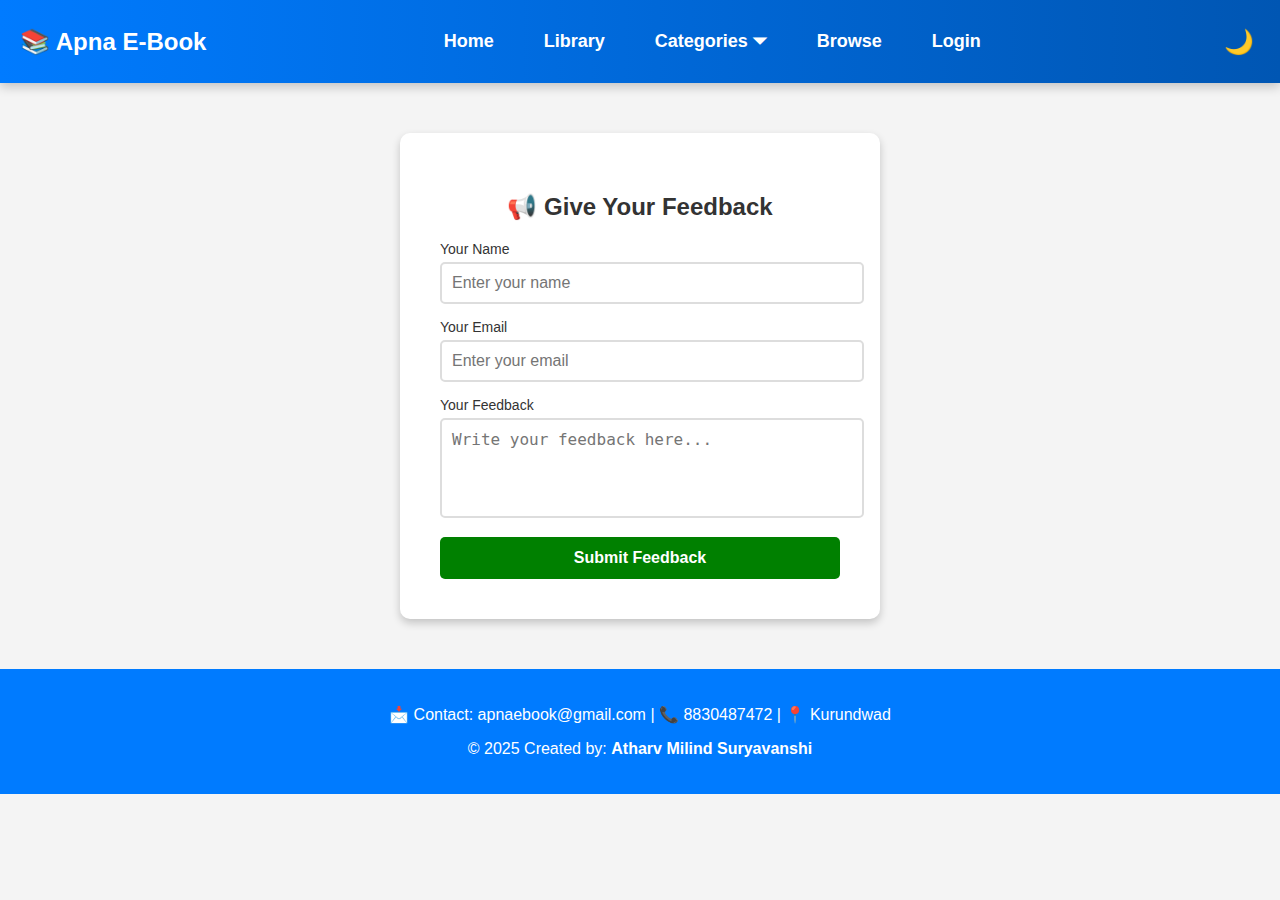
<file: feedback.html>
<!DOCTYPE html>
<html lang="en">
<head>
  <meta charset="UTF-8">
  <meta name="viewport" content="width=device-width, initial-scale=1.0">
  <title>Login - Apna E-Book</title>
  <link rel="stylesheet" href="stylelogin.css">
  <link rel="icon" href="logo.jpg" type="image/x-icon">
</head>
<body>

  <header>
    <div class="logo">
        <h1>📚 Apna E-Book</h1>
    </div>
    <nav>
        <ul class="nav-links">
            <li><a href="homepage.html">Home</a></li>
            <li><a href="library.html">Library</a></li>
            <li class="dropdown">
                <a href="#">Categories ⏷</a>
                <ul class="dropdown-menu">
                    <li><a href="library.html">Programming</a></li>
                    <li><a href="library.html">History</a></li>
                    <li><a href="library.html">Fiction</a></li>
                    <li><a href="library.html">Science</a></li>
                </ul>
            </li>
            <li><a href="https://books.google.com/" target="_blank">Browse</a></li>
            <li><a href="login.html">Login</a></li>
        </ul>
    </nav>
    
    <div class="theme-toggle">
        <button onclick="toggleTheme()">🌙</button>
    </div>
</header>

  <section class="feedback">
    <h2>📢 Give Your Feedback</h2>
    <form class="feedback-form">
      <div class="input-group">
        <label for="name">Your Name</label>
        <input type="text" id="name" placeholder="Enter your name" required>
      </div>
      <div class="input-group">
        <label for="email">Your Email</label>
        <input type="email" id="email" placeholder="Enter your email" required>
      </div>
      <div class="input-group">
        <label for="message">Your Feedback</label>
        <textarea id="message" rows="4" placeholder="Write your feedback here..." required></textarea>
      </div>
      <button type="submit" class="submit-btn">Submit Feedback</button>
    </form>
  </section>

  <!-- Footer -->
  <footer>
    <p>📩 Contact: apnaebook@gmail.com | 📞 8830487472 | 📍 Kurundwad</p>
    <p>© 2025 Created by: <b>Atharv Milind Suryavanshi</b></p>
  </footer>

</body>
</html>
</file>
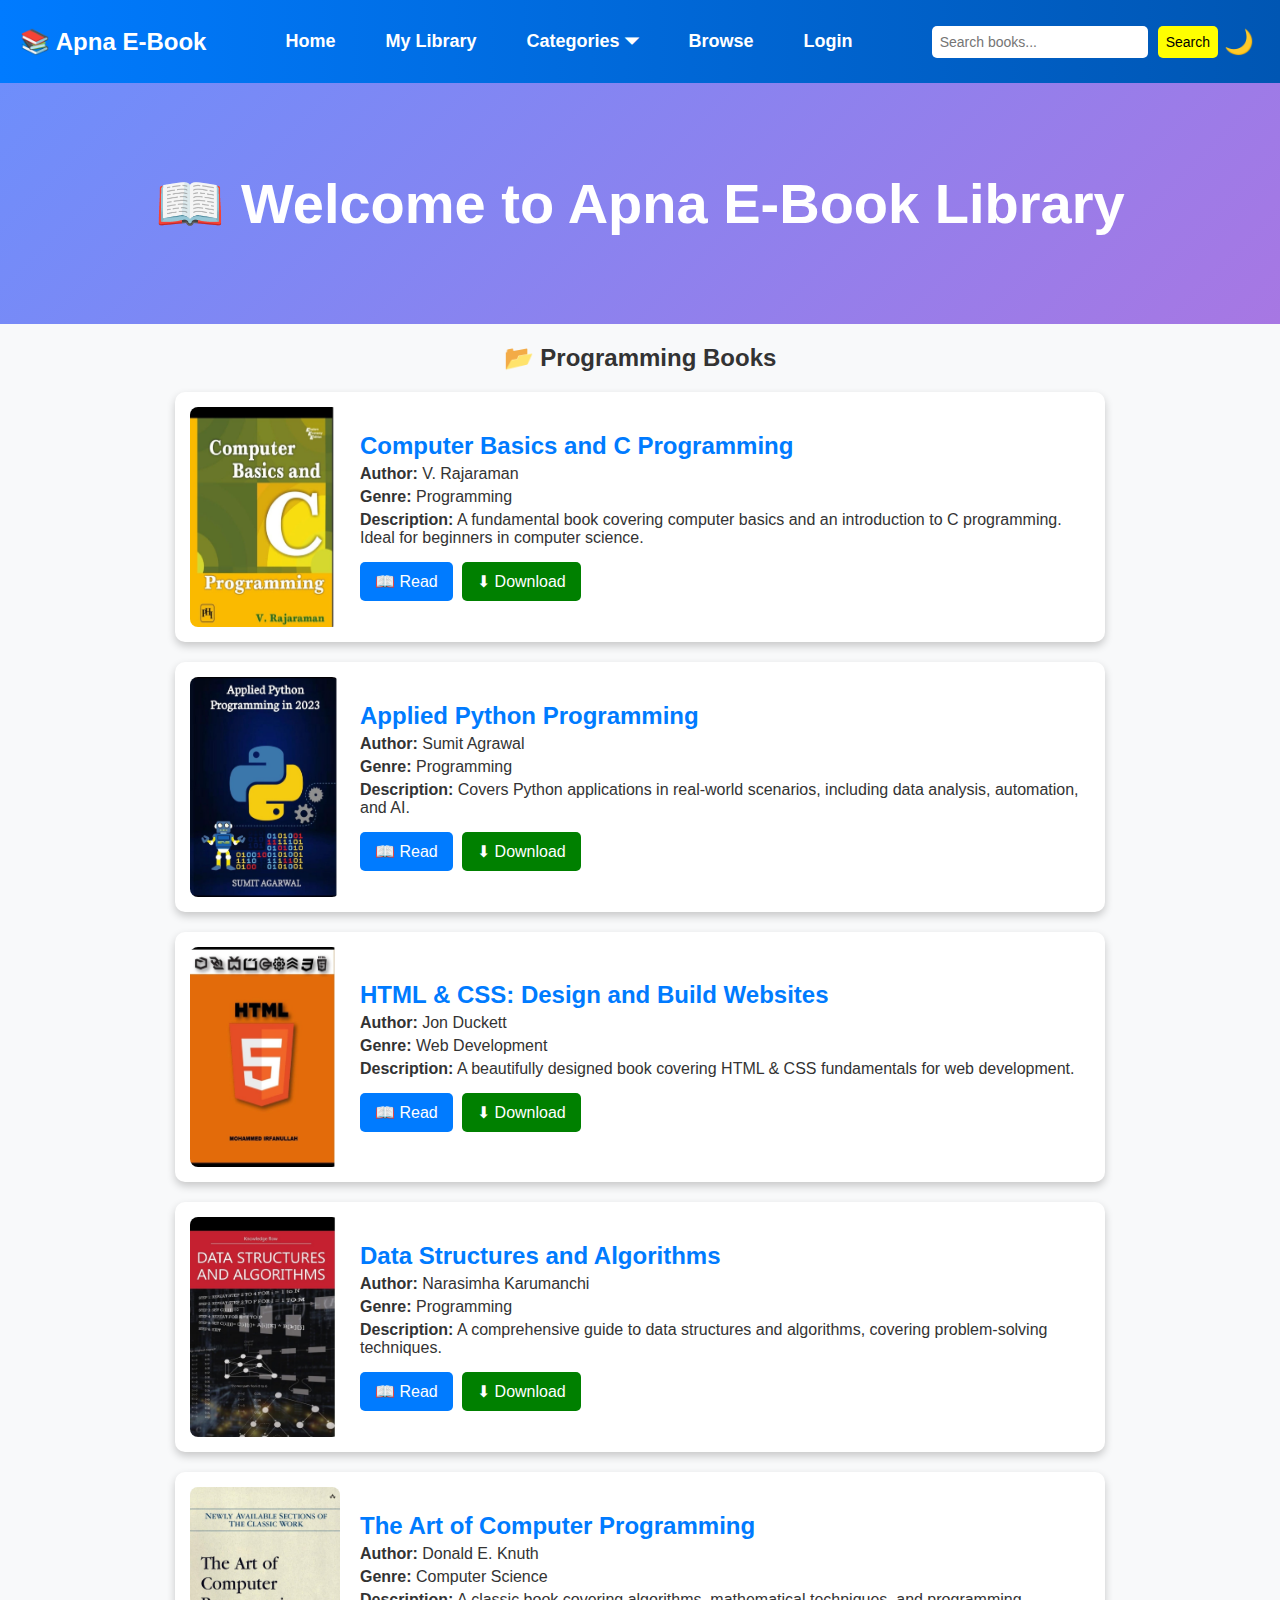
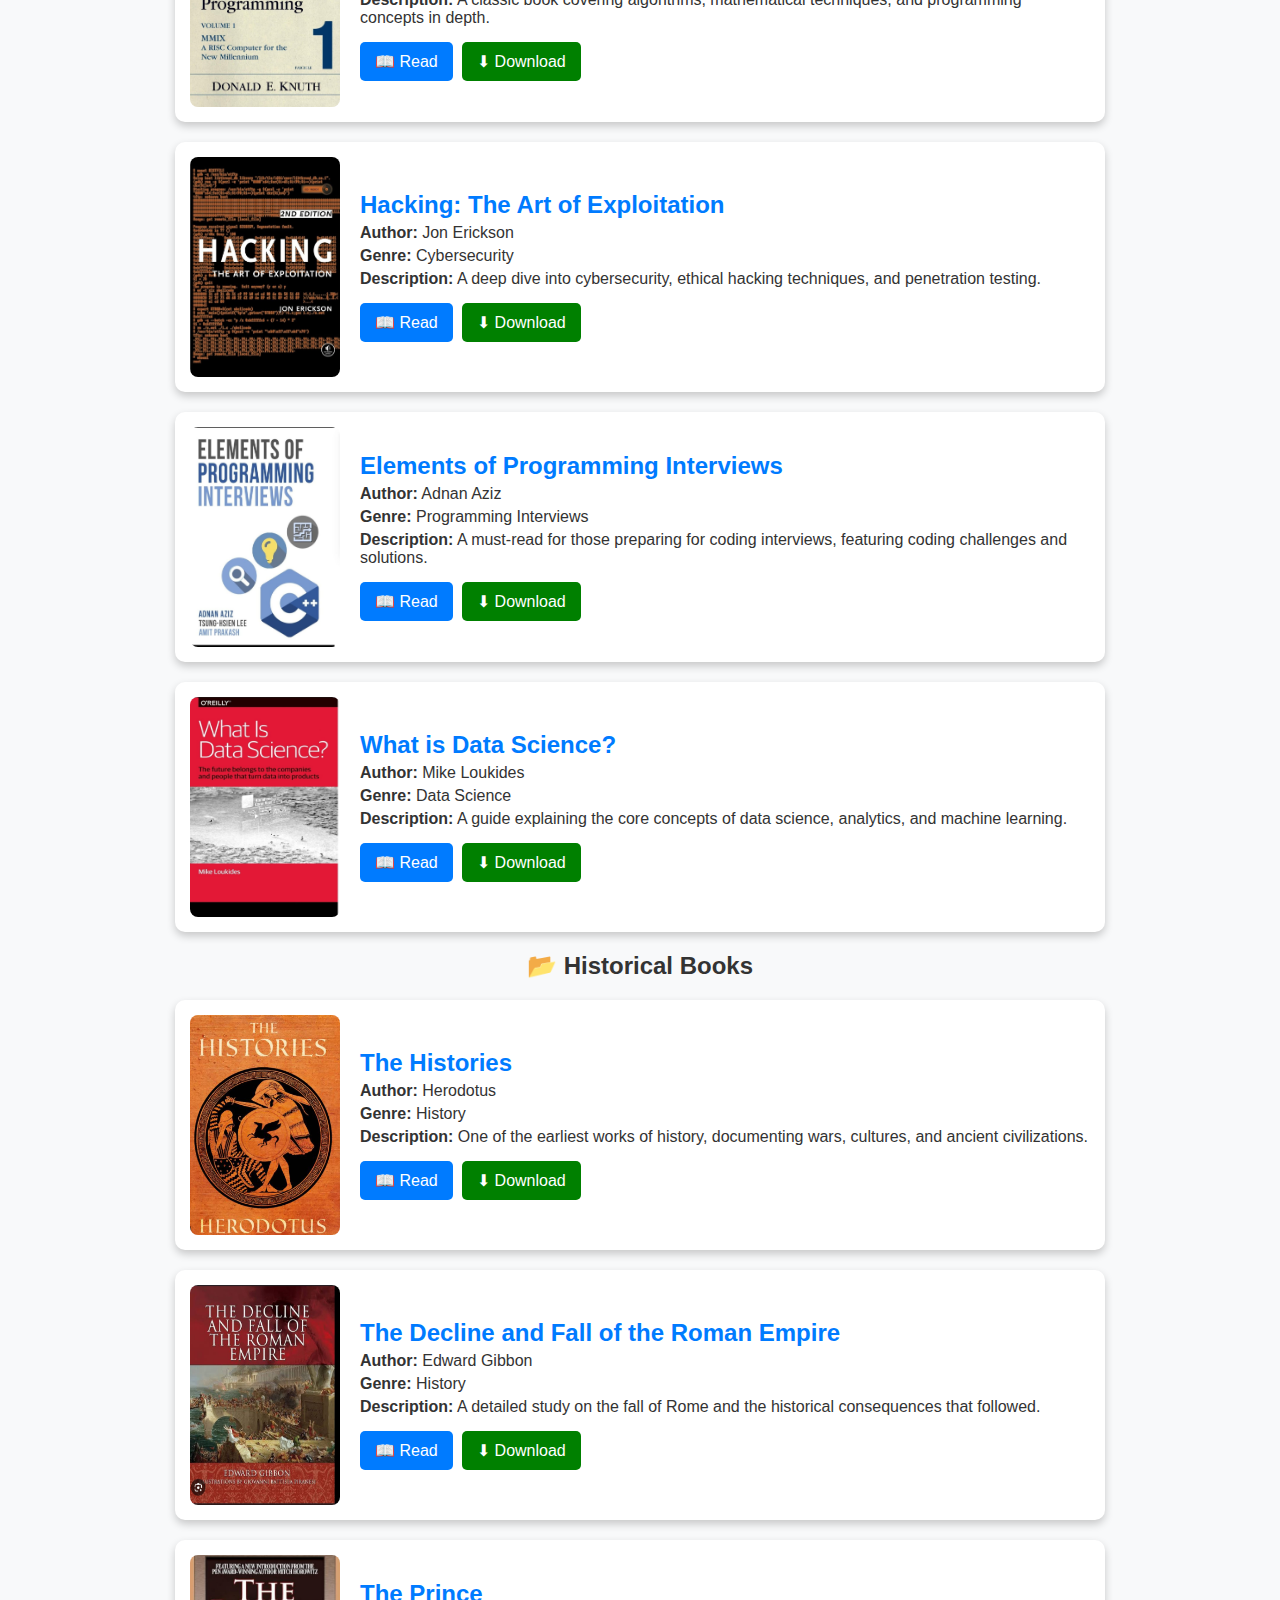
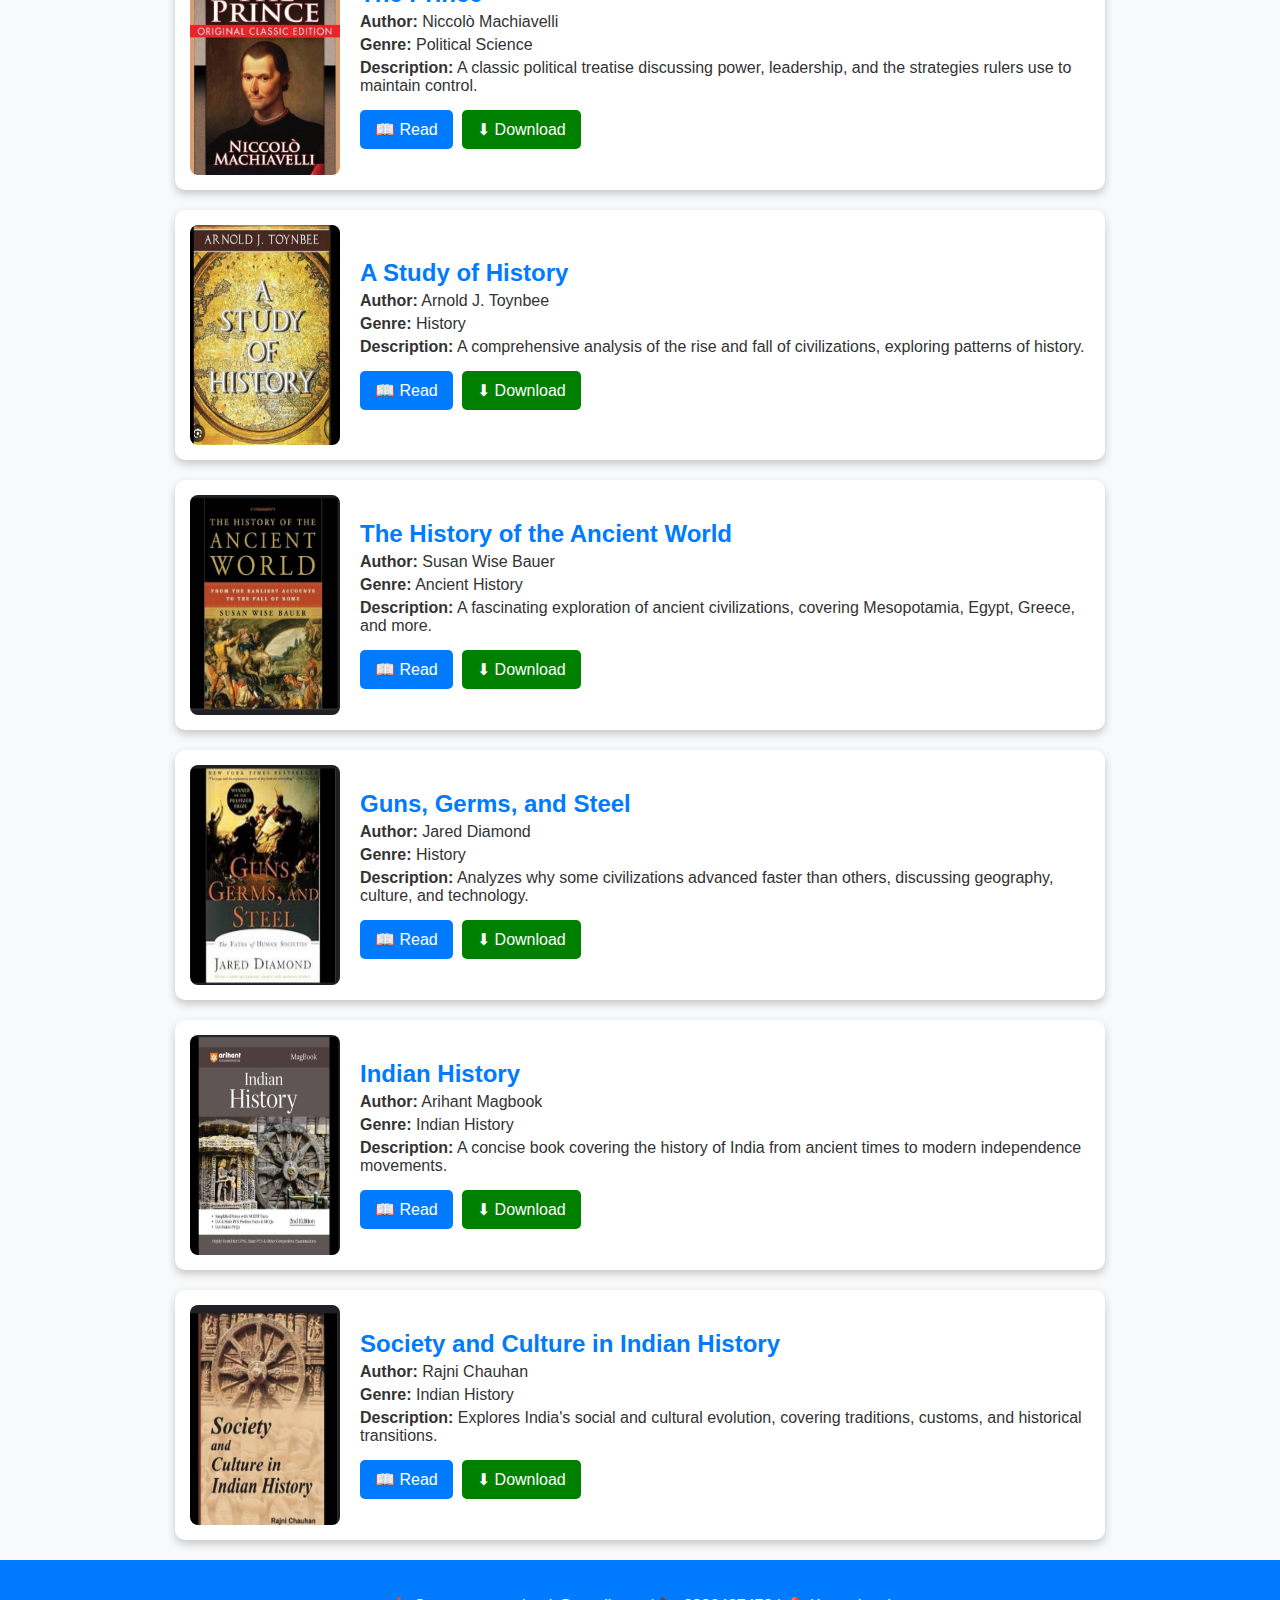
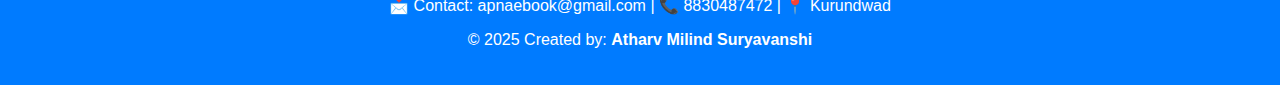
<file: library.html>
<!DOCTYPE html>
<html lang="en">
<head>
    <meta charset="UTF-8">
    <meta name="viewport" content="width=device-width, initial-scale=1.0">
    <title>Book Library - Apna E-Book </title>
    <link rel="stylesheet" href="stylelibrary.css">
    <link rel="icon" href="logo.jpg" type="image/x-icon">

</head>
<body>
    <header>
        <div class="logo">
            <h1>📚 Apna E-Book</h1>
        </div>
        <nav>
            <ul class="nav-links">
                <li><a href="homepage.html">Home</a></li>
                <li><a href="library.html">My Library</a></li>
                <li class="dropdown">
                    <a href="#">Categories ⏷</a>
                    <ul class="dropdown-menu">
                        <li><a href="#pbooks">Programming</a></li>
                        <li><a href="#hbooks">History</a></li>
                        <li><a href="#fbooks">Fiction</a></li>
                        <li><a href="#sbooks">Science</a></li>
                    </ul>
                </li>
                <li><a href="https://books.google.com/" target="_blank">Browse</a></li>
                <li><a href="login.html">Login</a></li>
            </ul>
        </nav>
        <div class="search-container">
            <input type="text" id="searchBox" placeholder="Search books...">
            <button id="goButton">Search</button>
        </div>
        <div class="theme-toggle">
            <button onclick="toggleTheme()">🌙</button>
        </div>
    </header>

    <section class="hero">
        <h1>📖 Welcome to Apna E-Book Library</h1>
    </section>



    <main>
        <h2 id="pbooks"><center>📂 Programming Books</center></h2>
    
        <div class="book">
            <img src="pbook1.jpg" alt="Computer Basics and C Programming">
            <div class="book-info">
                <h2>Computer Basics and C Programming</h2>
                <p><b>Author:</b> V. Rajaraman</p>
                <p><b>Genre:</b> Programming</p>
                <p><b>Description:</b> A fundamental book covering computer basics and an introduction to C programming. Ideal for beginners in computer science.</p>
                <button class="read-btn">📖 Read</button>
                <button class="download-btn">⬇ Download</button>
            </div>
        </div>
    
        <div class="book">
            <img src="pbook2.jpg" alt="Applied Python Programming">
            <div class="book-info">
                <h2>Applied Python Programming</h2>
                <p><b>Author:</b> Sumit Agrawal</p>
                <p><b>Genre:</b> Programming</p>
                <p><b>Description:</b> Covers Python applications in real-world scenarios, including data analysis, automation, and AI.</p>
                <button class="read-btn">📖 Read</button>
                <button class="download-btn">⬇ Download</button>
            </div>
        </div>
    
        <div class="book">
            <img src="pbook3.jpg" alt="HTML & CSS">
            <div class="book-info">
                <h2>HTML & CSS: Design and Build Websites</h2>
                <p><b>Author:</b> Jon Duckett</p>
                <p><b>Genre:</b> Web Development</p>
                <p><b>Description:</b> A beautifully designed book covering HTML & CSS fundamentals for web development.</p>
                <button class="read-btn">📖 Read</button>
                <button class="download-btn">⬇ Download</button>
            </div>
        </div>
    
        <div class="book">
            <img src="pbook4.jpg" alt="Data Structures and Algorithms">
            <div class="book-info">
                <h2>Data Structures and Algorithms</h2>
                <p><b>Author:</b> Narasimha Karumanchi</p>
                <p><b>Genre:</b> Programming</p>
                <p><b>Description:</b> A comprehensive guide to data structures and algorithms, covering problem-solving techniques.</p>
                <button class="read-btn">📖 Read</button>
                <button class="download-btn">⬇ Download</button>
            </div>
        </div>
    
        <div class="book">
            <img src="pbook5.jpg" alt="The Art of Computer Programming">
            <div class="book-info">
                <h2>The Art of Computer Programming</h2>
                <p><b>Author:</b> Donald E. Knuth</p>
                <p><b>Genre:</b> Computer Science</p>
                <p><b>Description:</b> A classic book covering algorithms, mathematical techniques, and programming concepts in depth.</p>
                <button class="read-btn">📖 Read</button>
                <button class="download-btn">⬇ Download</button>
            </div>
        </div>
    
        <div class="book">
            <img src="pbook6.jpg" alt="Hacking">
            <div class="book-info">
                <h2>Hacking: The Art of Exploitation</h2>
                <p><b>Author:</b> Jon Erickson</p>
                <p><b>Genre:</b> Cybersecurity</p>
                <p><b>Description:</b> A deep dive into cybersecurity, ethical hacking techniques, and penetration testing.</p>
                <button class="read-btn">📖 Read</button>
                <button class="download-btn">⬇ Download</button>
            </div>
        </div>
    
        <div class="book">
            <img src="pbook7.jpg" alt="Elements of Programming Interviews">
            <div class="book-info">
                <h2>Elements of Programming Interviews</h2>
                <p><b>Author:</b> Adnan Aziz</p>
                <p><b>Genre:</b> Programming Interviews</p>
                <p><b>Description:</b> A must-read for those preparing for coding interviews, featuring coding challenges and solutions.</p>
                <button class="read-btn">📖 Read</button>
                <button class="download-btn">⬇ Download</button>
            </div>
        </div>
    
        <div class="book">
            <img src="pbook8.jpg" alt="What is Data Science">
            <div class="book-info">
                <h2>What is Data Science?</h2>
                <p><b>Author:</b> Mike Loukides</p>
                <p><b>Genre:</b> Data Science</p>
                <p><b>Description:</b> A guide explaining the core concepts of data science, analytics, and machine learning.</p>
                <button class="read-btn">📖 Read</button>
                <button class="download-btn">⬇ Download</button>
            </div>
        </div>
    
        <h2 id="hbooks"><center>📂 Historical Books</center></h2>
    
        <div class="book">
            <img src="hbook1.jpg" alt="The Histories">
            <div class="book-info">
                <h2>The Histories</h2>
                <p><b>Author:</b> Herodotus</p>
                <p><b>Genre:</b> History</p>
                <p><b>Description:</b> One of the earliest works of history, documenting wars, cultures, and ancient civilizations.</p>
                <button class="read-btn">📖 Read</button>
                <button class="download-btn">⬇ Download</button>
            </div>
        </div>
    
        <div class="book">
            <img src="hbook2.jpg" alt="The Decline and Fall of the Roman Empire">
            <div class="book-info">
                <h2>The Decline and Fall of the Roman Empire</h2>
                <p><b>Author:</b> Edward Gibbon</p>
                <p><b>Genre:</b> History</p>
                <p><b>Description:</b> A detailed study on the fall of Rome and the historical consequences that followed.</p>
                <button class="read-btn">📖 Read</button>
                <button class="download-btn">⬇ Download</button>
            </div>
        </div>

        <div class="book">
            <img src="hbook3.jpg" alt="The Prince">
            <div class="book-info">
                <h2>The Prince</h2>
                <p><b>Author:</b> Niccolò Machiavelli</p>
                <p><b>Genre:</b> Political Science</p>
                <p><b>Description:</b> A classic political treatise discussing power, leadership, and the strategies rulers use to maintain control.</p>
                <button class="read-btn">📖 Read</button>
                <button class="download-btn">⬇ Download</button>
            </div>
        </div>
    
        <div class="book">
            <img src="hbook4.jpg" alt="A Study of History">
            <div class="book-info">
                <h2>A Study of History</h2>
                <p><b>Author:</b> Arnold J. Toynbee</p>
                <p><b>Genre:</b> History</p>
                <p><b>Description:</b> A comprehensive analysis of the rise and fall of civilizations, exploring patterns of history.</p>
                <button class="read-btn">📖 Read</button>
                <button class="download-btn">⬇ Download</button>
            </div>
        </div>
    
        <div class="book">
            <img src="hbook5.jpg" alt="The History of the Ancient World">
            <div class="book-info">
                <h2>The History of the Ancient World</h2>
                <p><b>Author:</b> Susan Wise Bauer</p>
                <p><b>Genre:</b> Ancient History</p>
                <p><b>Description:</b> A fascinating exploration of ancient civilizations, covering Mesopotamia, Egypt, Greece, and more.</p>
                <button class="read-btn">📖 Read</button>
                <button class="download-btn">⬇ Download</button>
            </div>
        </div>
    
        <div class="book">
            <img src="hbook6.jpg" alt="Guns, Germs, and Steel">
            <div class="book-info">
                <h2>Guns, Germs, and Steel</h2>
                <p><b>Author:</b> Jared Diamond</p>
                <p><b>Genre:</b> History</p>
                <p><b>Description:</b> Analyzes why some civilizations advanced faster than others, discussing geography, culture, and technology.</p>
                <button class="read-btn">📖 Read</button>
                <button class="download-btn">⬇ Download</button>
            </div>
        </div>
    
        <div class="book">
            <img src="hbook7.jpg" alt="Indian History">
            <div class="book-info">
                <h2>Indian History</h2>
                <p><b>Author:</b> Arihant Magbook</p>
                <p><b>Genre:</b> Indian History</p>
                <p><b>Description:</b> A concise book covering the history of India from ancient times to modern independence movements.</p>
                <button class="read-btn">📖 Read</button>
                <button class="download-btn">⬇ Download</button>
            </div>
        </div>
    
        <div class="book">
            <img src="hbook8.jpg" alt="Society and Culture in Indian History">
            <div class="book-info">
                <h2>Society and Culture in Indian History</h2>
                <p><b>Author:</b> Rajni Chauhan</p>
                <p><b>Genre:</b> Indian History</p>
                <p><b>Description:</b> Explores India's social and cultural evolution, covering traditions, customs, and historical transitions.</p>
                <button class="read-btn">📖 Read</button>
                <button class="download-btn">⬇ Download</button>
            </div>
        </div>
    
    
        
    </main>
    


    <footer>
        <p>📩 Contact: apnaebook@gmail.com | 📞 8830487472 | 📍 Kurundwad</p>
        <p>© 2025 Created by: <b>Atharv Milind Suryavanshi</b></p>
    </footer>
</body>
</html>
</file>
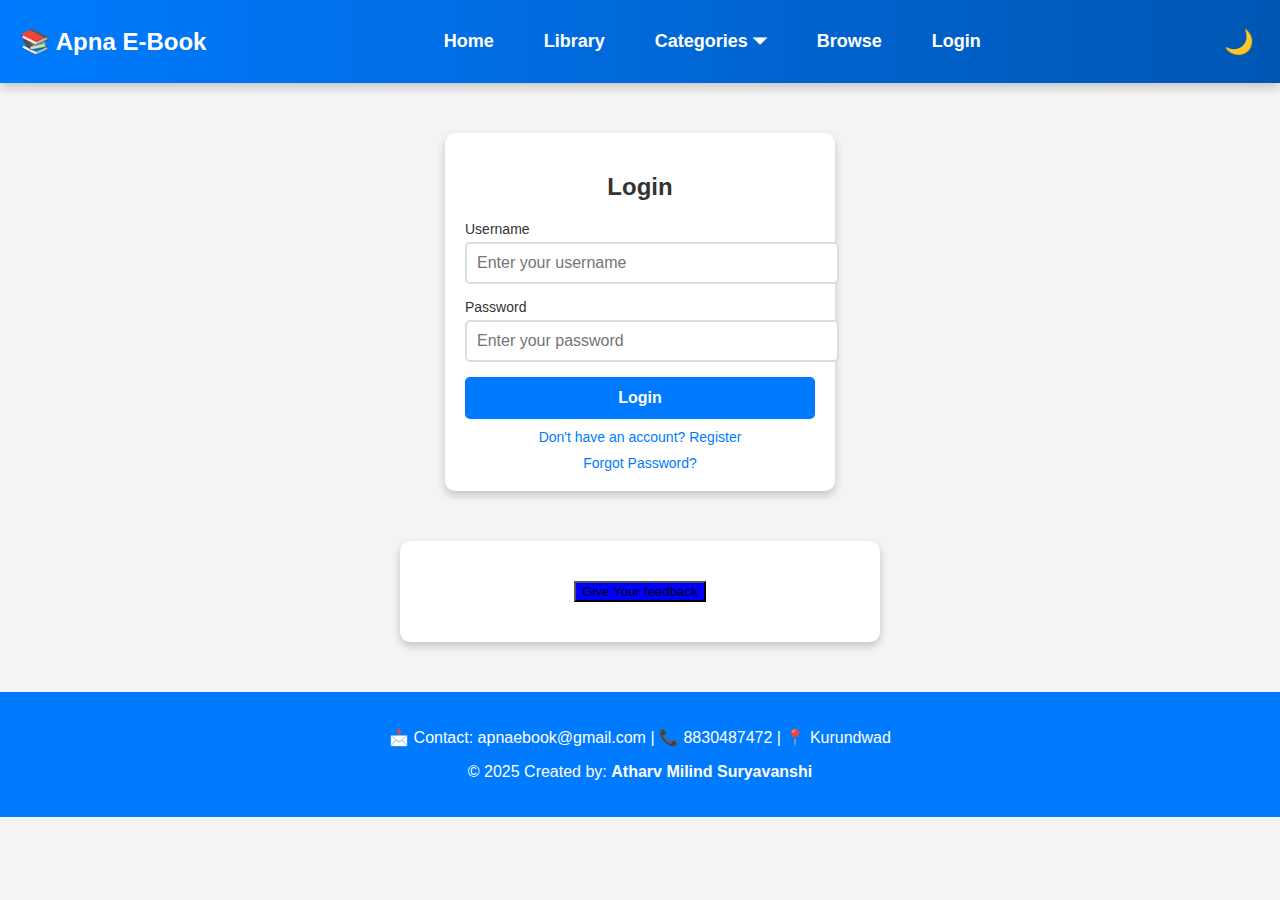
<file: login.html>
<!DOCTYPE html>
<html lang="en">
<head>
  <meta charset="UTF-8">
  <meta name="viewport" content="width=device-width, initial-scale=1.0">
  <title>Login - Apna E-Book</title>
  <link rel="stylesheet" href="stylelogin.css">
  <link rel="icon" href="logo.jpg" type="image/x-icon">
</head>
<body>

  <header>
    <div class="logo">
        <h1>📚 Apna E-Book</h1>
    </div>
    <nav>
        <ul class="nav-links">
            <li><a href="homepage.html">Home</a></li>
            <li><a href="library.html">Library</a></li>
            <li class="dropdown">
                <a href="#">Categories ⏷</a>
                <ul class="dropdown-menu">
                    <li><a href="library.html">Programming</a></li>
                    <li><a href="library.html">History</a></li>
                    <li><a href="library.html">Fiction</a></li>
                    <li><a href="library.html">Science</a></li>
                </ul>
            </li>
            <li><a href="https://books.google.com/" target="_blank">Browse</a></li>
            <li><a href="login.html">Login</a></li>
        </ul>
    </nav>
    
    <div class="theme-toggle">
        <button onclick="toggleTheme()">🌙</button>
    </div>
</header>


  <!-- Login Form -->
  <main>
    <div class="login-container">
      <h2>Login</h2>
      <form>
        <div class="input-group">
          <label for="username">Username</label>
          <input type="text" id="username" placeholder="Enter your username" required>
        </div>
        <div class="input-group">
          <label for="password">Password</label>
          <input type="password" id="password" placeholder="Enter your password" required>
        </div>
        <button type="submit" class="login-btn">Login</button>
      </form>
      <a href="#" class="register-link">Don't have an account? Register</a>
      <a href="#" class="forgot-password">Forgot Password?</a>
    </div>
  </main>

  <!-- Feedback Form -->
  <section class="feedback">
    <button style="background-color: blue;" onclick="document.location='feedback.html'"><center>
      Give Your feedback
    </center></button>
  </section>

  <!-- Footer -->
  <footer>
    <p>📩 Contact: apnaebook@gmail.com | 📞 8830487472 | 📍 Kurundwad</p>
    <p>© 2025 Created by: <b>Atharv Milind Suryavanshi</b></p>
  </footer>

</body>
</html>
</file>
<file: stylelogin.css>
/* General Styles */
body {
  font-family: Arial, sans-serif;
  margin: 0;
  padding: 0;
  background-color: #f4f4f4;
  color: #333;
}

/* Header */
header {
  display: flex;
  justify-content: space-between;
  align-items: center;
  background: linear-gradient(90deg, #007bff, #0056b3);
  padding: 15px 20px;
  color: white;
  box-shadow: 0px 4px 10px rgba(0, 0, 0, 0.2);
}

/* Logo */
.logo h1 {
  margin: 0;
  font-size: 24px;
  font-weight: bold;
}

/* Navigation Bar */
nav {
  flex: 1;
  display: flex;
  justify-content: center;
}

.nav-links {
  list-style: none;
  display: flex;
  gap: 20px;
  padding: 0;
}

.nav-links li {
  position: relative;
}

.nav-links a {
  text-decoration: none;
  color: white;
  font-size: 18px;
  font-weight: bold;
  padding: 10px 15px;
  transition: 0.3s;
  border-radius: 5px;
}

.nav-links a:hover {
  background: rgba(255, 255, 255, 0.2);
}

/* Dropdown Menu */
.dropdown-menu {
  display: none;
  position: absolute;
  background: white;
  list-style: none;
  top: 100%;
  left: 0;
  min-width: 150px;
  box-shadow: 0 4px 8px rgba(0, 0, 0, 0.2);
  border-radius: 5px;
}

.dropdown-menu li {
  padding: 10px;
  text-align: left;
}

.dropdown-menu li a {
  color: #007bff;
  display: block;
  font-size: 16px;
}

.dropdown-menu li a:hover {
  background: #007bff;
  color: white;
}

/* Show Dropdown on Hover */
.dropdown:hover .dropdown-menu {
  display: block;
}

/* Search Bar */
.search-container {
  display: flex;
  align-items: center;
  gap: 10px;
}

.search-container input {
  padding: 8px;
  border: none;
  border-radius: 5px;
  width: 200px;
  font-size: 14px;
}

.search-container button {
  padding: 8px;
  border: none;
  background: yellow;
  cursor: pointer;
  border-radius: 5px;
  font-size: 14px;
}

/* Theme Toggle */
.theme-toggle button {
  border: none;
  background: none;
  font-size: 24px;
  cursor: pointer;
  color: white;
}

/* Responsive Design */
@media (max-width: 768px) {
  header {
      flex-direction: column;
      text-align: center;
  }

  .nav-links {
      flex-direction: column;
      gap: 10px;
  }

  .dropdown-menu {
      position: static;
      display: none;
  }

  .dropdown:hover .dropdown-menu {
      display: block;
  }

  .search-container {
      margin-top: 10px;
  }
}


/* Login Container */
.login-container {
  width: 350px;
  background: white;
  padding: 20px;
  margin: 50px auto;
  border-radius: 10px;
  box-shadow: 0px 4px 8px rgba(0, 0, 0, 0.2);
  text-align: center;
  transition: transform 0.3s;
}

.login-container:hover {
  transform: scale(1.05);
}

/* Input Fields */
.input-group {
  margin-bottom: 15px;
  text-align: left;
}

.input-group label {
  display: block;
  font-size: 14px;
  margin-bottom: 5px;
}

.input-group input {
  width: 100%;
  padding: 10px;
  border: 2px solid #ddd;
  border-radius: 5px;
  font-size: 16px;
  transition: border-color 0.3s;
}

.input-group input:focus {
  border-color: #007bff;
  outline: none;
}

/* Buttons */
.login-btn, .submit-btn {
  width: 100%;
  padding: 12px;
  font-size: 16px;
  border: none;
  border-radius: 5px;
  cursor: pointer;
  font-weight: bold;
  transition: 0.3s;
}

.login-btn {
  background-color: #007bff;
  color: white;
}

.login-btn:hover {
  background-color: #0056b3;
}

.submit-btn {
  background-color: green;
  color: white;
}

.submit-btn:hover {
  background-color: darkgreen;
}

/* Register & Forgot Password Links */
.register-link, .forgot-password {
  display: block;
  margin-top: 10px;
  text-decoration: none;
  font-size: 14px;
  color: #007bff;
}

.register-link:hover, .forgot-password:hover {
  text-decoration: underline;
}

/* Feedback Section */
.feedback {
  text-align: center;
  padding: 40px;
  background-color: #fff;
  margin: 50px auto;
  width: 400px;
  border-radius: 10px;
  box-shadow: 0px 4px 8px rgba(0, 0, 0, 0.2);
  transition: transform 0.3s;
}

.feedback:hover {
  transform: scale(1.05);
}

/* Feedback Form */
.feedback-form .input-group {
  margin-bottom: 15px;
}

.feedback-form textarea {
  width: 100%;
  padding: 10px;
  border: 2px solid #ddd;
  border-radius: 5px;
  font-size: 16px;
  resize: none;
}

.feedback-form textarea:focus {
  border-color: #007bff;
  outline: none;
}

/* Footer */
footer {
  text-align: center;
  padding: 20px;
  background: #007bff;
  color: white;
  font-size: 16px;
}

/* Responsive Design */
@media (max-width: 600px) {
  .login-container, .feedback {
      width: 90%;
  }
}
</file>
<file: stylelibrary.css>
/* General Styles */
body {
  font-family: Arial, sans-serif;
  margin: 0;
  padding: 0;
  background-color: #f8f9fa;
  color: #333;
}

/* Header */
header {
  display: flex;
  justify-content: space-between;
  align-items: center;
  background: linear-gradient(90deg, #007bff, #0056b3);
  padding: 15px 20px;
  color: white;
  box-shadow: 0px 4px 10px rgba(0, 0, 0, 0.2);
}

/* Logo */
.logo h1 {
  margin: 0;
  font-size: 24px;
  font-weight: bold;
}

/* Navigation Bar */
nav {
  flex: 1;
  display: flex;
  justify-content: center;
}

.nav-links {
  list-style: none;
  display: flex;
  gap: 20px;
  padding: 0;
}

.nav-links li {
  position: relative;
}

.nav-links a {
  text-decoration: none;
  color: white;
  font-size: 18px;
  font-weight: bold;
  padding: 10px 15px;
  transition: 0.3s;
  border-radius: 5px;
}

.nav-links a:hover {
  background: rgba(255, 255, 255, 0.2);
}

/* Dropdown Menu */
.dropdown-menu {
  display: none;
  position: absolute;
  background: white;
  list-style: none;
  top: 100%;
  left: 0;
  min-width: 150px;
  box-shadow: 0 4px 8px rgba(0, 0, 0, 0.2);
  border-radius: 5px;
  padding: 10px 0;
}

.dropdown-menu li {
  padding: 10px;
  text-align: left;
}

.dropdown-menu li a {
  color: #007bff;
  display: block;
  font-size: 16px;
}

.dropdown-menu li a:hover {
  background: #007bff;
  color: white;
}

/* Show Dropdown on Hover */
.dropdown:hover .dropdown-menu {
  display: block;
}

/* Search Bar */
.search-container {
  display: flex;
  align-items: center;
  gap: 10px;
}

.search-container input {
  padding: 8px;
  border: none;
  border-radius: 5px;
  width: 200px;
  font-size: 14px;
}

.search-container button {
  padding: 8px;
  border: none;
  background: yellow;
  cursor: pointer;
  border-radius: 5px;
  font-size: 14px;
}

/* Theme Toggle */
.theme-toggle button {
  border: none;
  background: none;
  font-size: 24px;
  cursor: pointer;
  color: white;
}

/* Hero Section */
.hero {
  text-align: center;
  padding: 50px;
  background: linear-gradient(135deg, #6e8efb, #a777e3);
  color: white;
  font-size: 28px;
  font-weight: bold;
}

/* Book Container */
.book {
  display: flex;
  align-items: center;
  background: white;
  margin: 20px auto;
  padding: 15px;
  max-width: 900px;
  border-radius: 10px;
  box-shadow: 0 4px 8px rgba(0, 0, 0, 0.2);
  transition: transform 0.3s;
}

.book:hover {
  transform: scale(1.02);
}

.book img {
  width: 150px;
  height: 220px;
  border-radius: 8px;
  margin-right: 20px;
}

.book-info {
  flex: 1;
}

.book-info h2 {
  margin: 0;
  color: #007bff;
}

.book-info p {
  margin: 5px 0;
  font-size: 16px;
}

/* Buttons */
.read-btn, .download-btn {
  padding: 10px 15px;
  margin: 10px 5px 0 0;
  border: none;
  cursor: pointer;
  font-size: 16px;
  border-radius: 5px;
  transition: 0.3s;
}

.read-btn {
  background-color: #007bff;
  color: white;
}

.read-btn:hover {
  background-color: #0056b3;
}

.download-btn {
  background-color: green;
  color: white;
}

.download-btn:hover {
  background-color: #004d00;
}

/* Responsive Design */
@media (max-width: 768px) {
  .book {
      flex-direction: column;
      text-align: center;
  }
  
  .book img {
      margin-bottom: 15px;
  }
}

/* Footer */
footer {
  text-align: center;
  padding: 20px;
  background: #007bff;
  color: white;
  font-size: 16px;
}
</file>
